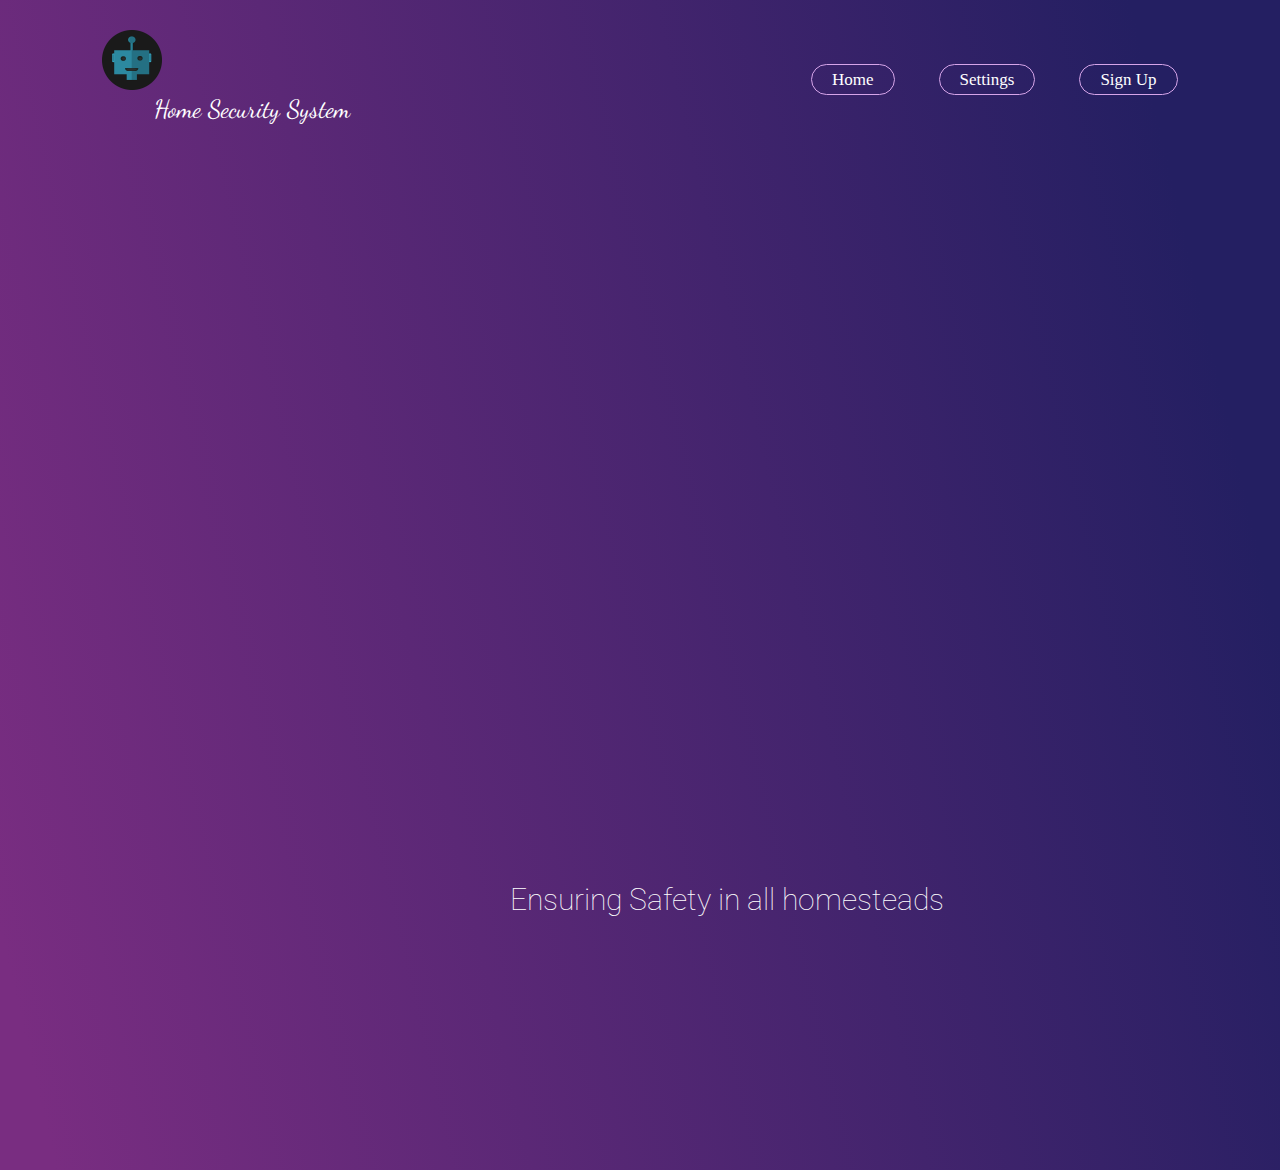
<file: index.html>
<!DOCTYPE html>
<html>
<head>
	<meta charset="utf-8">
	<title>HOME SECURITY SYSTEM</title>
	<link rel="stylesheet" type="text/css" href="style.css">

</head>
<body>

<section class="sec1" >



<nav id="navbar">
       <div class="logo">
		<img width="60px" height="60px" src="robot-2192617__480.webp">
		<p class="logo2"> Home Security System </p>
	   </div>

            <ul>
                <li><a href="index.html">Home</a></li>
                <li><a href="settings.html" class='loginbtn'  onclick="document.getElementById('Settings').style.display='block'"  style="width:auto;">Settings</a></li>
                <li><a href="sign.html" class='loginbtn' onclick="document.getElementById('login-form').style.display='block'"  onclick="hidesetting()" style="width:auto;">Sign Up</a></li>
                
        </nav>

<div class="Home">

<div class="box">
	<img width="800px" height="400px" src="col6.jpeg" class="img">
</div>
	<p class="p">Ensuring Safety in all homesteads</p>
</div>


       
    
    <script>
        var x=document.getElementById('login');
		var y=document.getElementById('register');
		var z=document.getElementById('btn');
		function register()
		{
			x.style.left='-400px';
			y.style.left='50px';
			z.style.left='110px';
		}
		function login()
		{
			x.style.left='50px';
			y.style.left='450px';
			z.style.left='0px';
		}

	</script>
	<script>
        var modal = document.getElementById('login-form');
        window.onclick = function(event) 
        {
            if (event.target == modal) 
            {
                modal.style.display = "none";
            }

            else {
            	modal.style.display = "";
            }
        }

        var button = document.getElementById("submit");
button.addEventListener("click", function() {

  window.location.href = "index.html";

});



        var modal1 = document.getElementById('Settings');
        window.onclick = function(event) 
        {
            if (event.target == modal1) 
            {
                modal1.style.display = "";
            }
        }

function hidesetting() {
  var div = document.getElementById("Settings");
  div.style.display = "none";
}

function hidesignup() {
  var div = document.getElementById("login-form");
  div.style.display = "none";
}



    </script>


	
</section>
</body>
</html>
</file>
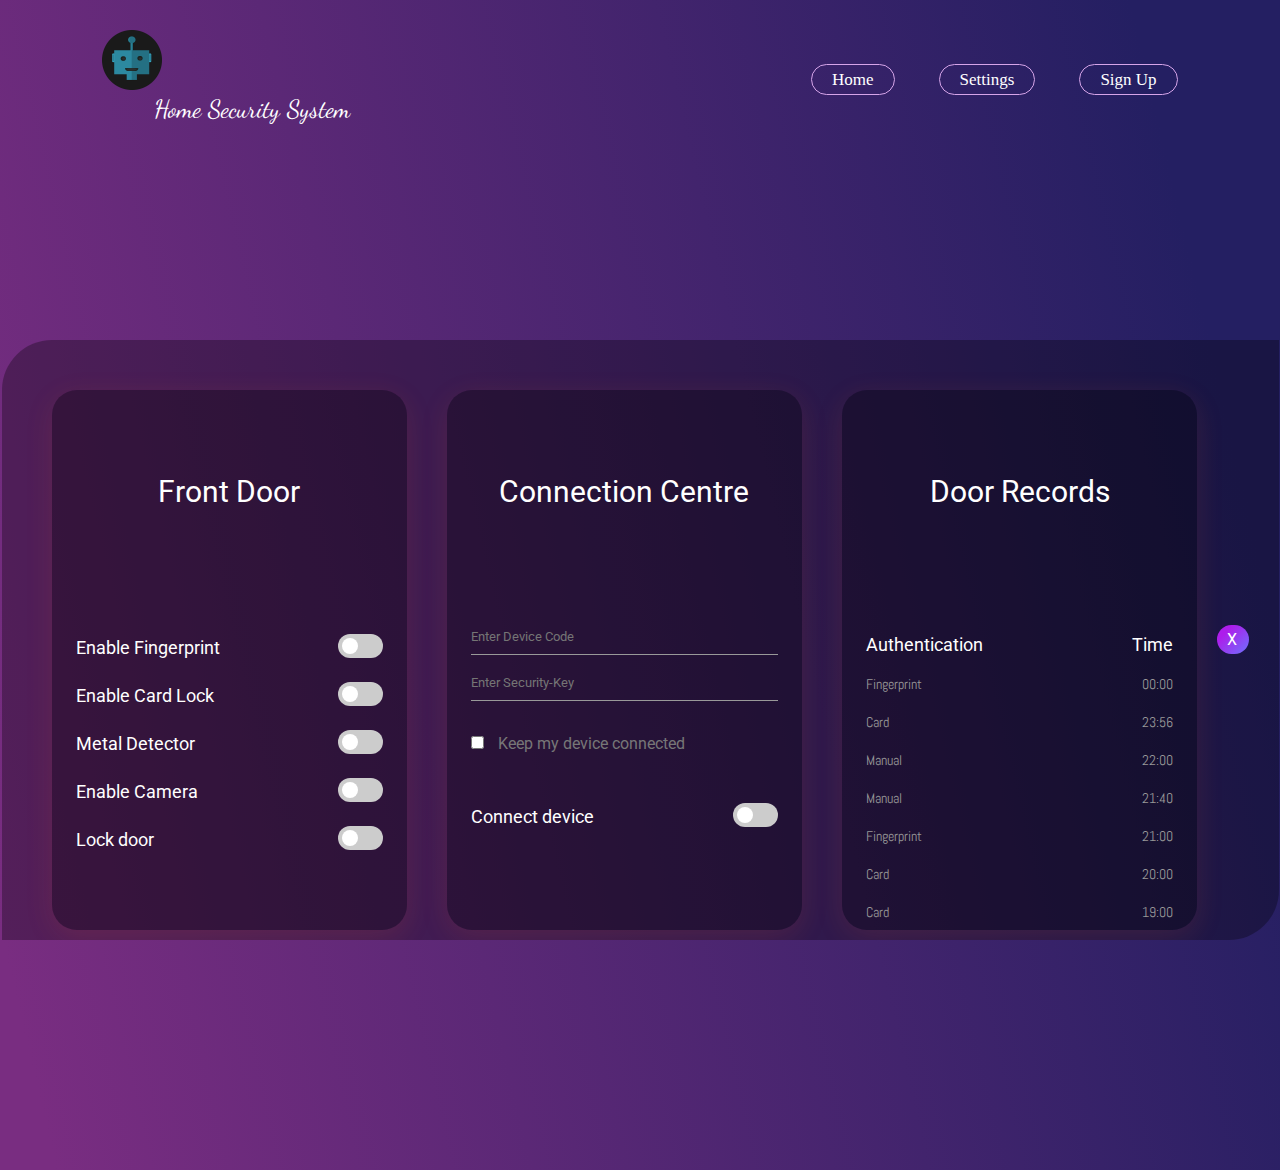
<file: settings.html>
<!DOCTYPE html>
<html>
<head>
	<meta charset="utf-8">
	<title>HOME SECURITY SYSTEM</title>
	<link rel="stylesheet" type="text/css" href="style.css">

</head>
<body>

<section class="sec1" >



<nav id="navbar">
       <div class="logo">
		<img width="60px" height="60px" src="robot-2192617__480.webp">
		<p class="logo2"> Home Security System </p>
	   </div>

            <ul>
                <li><a href="index.html">Home</a></li>
                <li><a href="settings.html" class='loginbtn'  onclick="document.getElementById('Settings').style.display='block'"  style="width:auto;">Settings</a></li>
                <li><a href="sign.html" class='loginbtn' onclick="document.getElementById('login-form').style.display='block'"  onclick="hidesetting()" style="width:auto;">Sign Up</a></li>
                
        </nav>




        
        <div id='Settings'class='settings'>
            <div class="settings-box">
               
                <div class="set1">
                	<div class="head">
                		Front Door
                	</div>
                	<div class="controls">

                		<div class="con1">
                			<div class="fing">
                				Enable Fingerprint
                			</div>
                			<div>
                				<label class="switch">
                                   <input type="checkbox">
                                   <span class="slider"></span>
                                 </label>
                			</div>
                		</div>

                		<div class="con1">
                			<div class="fing">
                				Enable Card Lock
                			</div>
                			<div>
                				<label class="switch">
                                   <input type="checkbox">
                                   <span class="slider"></span>
                                 </label>
                			</div>
                		</div>

                		<div class="con1">
                			<div class="fing">
                				Metal Detector
                			</div>
                			<div>
                				<label class="switch">
                                   <input type="checkbox">
                                   <span class="slider"></span>
                                 </label>
                			</div>
                		</div>

                		<div class="con1">
                			<div class="fing">
                				Enable Camera
                			</div>
                			<div>
                				<label class="switch">
                                   <input type="checkbox">
                                   <span class="slider"></span>
                                 </label>
                			</div>
                		</div>

                		<div class="con1">
                			<div class="fing">
                				Lock door
                			</div>
                			<div>
                				<label class="switch">
                                   <input type="checkbox">
                                   <span class="slider"></span>
                                 </label>
                			</div>
                		</div>


                		</div>
                			
                </div>
                		
                <div class="set2">
                	<div class="head">
                		Connection Centre
                	</div>
                	<div class="controls">
                		<form>
                			<input type="text" name="Code" class="input-field" placeholder="Enter Device Code">
                			<input type="number" name="Security-Key" class="input-field" placeholder="Enter Security-Key">
                			<input type="checkbox" name="Verify" class="check-box"> Keep my device connected


                		</form>

                		<div class="con1">
                			<div class="fing">
                				Connect device
                			</div>
                			<div>
                				<label class="switch">
                                   <input type="checkbox">
                                   <span class="slider"></span>
                                 </label>
                			</div>
                		</div>


                		</div>
                </div>

                 <div class="set3">
                	<div class="head">
                		Door Records
                	</div>
                	<div class="controls1">

                		<div class="con1">
                			<div class="record">
                			Authentication
                		</div>
                		<div class="time">
                			Time
                		</div>
                		</div>

                		<div class="con1">
                			<div class="record1">
                			Fingerprint
                		</div>
                		<div class="time1">
                			00:00
                		</div>
                		</div>

                		<div class="con1">
                			<div class="record1">
                			Card
                		</div>
                		<div class="time1">
                			23:56
                		</div>
                		</div>


                		<div class="con1">
                			<div class="record1">
                			Manual
                		</div>
                		<div class="time1">
                			22:00
                		</div>
                		</div>


                		<div class="con1">
                			<div class="record1">
                			Manual
                		</div>
                		<div class="time1">
                			21:40
                		</div>
                		</div>

                		<div class="con1">
                			<div class="record1">
                			Fingerprint
                		</div>
                		<div class="time1">
                			21:00
                		</div>
                		</div>

                		<div class="con1">
                			<div class="record1">
                			Card
                		</div>
                		<div class="time1">
                			20:00
                		</div>
                		</div>

                		<div class="con1">
                			<div class="record1">
                			Card
                		</div>
                		<div class="time1">
                			19:00
                		</div>
                		</div>

                		<div class="con1">
                			<div class="record1">
                			Fingerprint
                		</div>
                		<div class="time1">
                			15:23
                		</div>
                		</div>

                		<div class="con1">
                			<div class="record1">
                			Card
                		</div>
                		<div class="time1">
                			12:30
                		</div>
                		</div>

                		<div class="con1">
                			<div class="record1">
                			Fingerprint
                		</div>
                		<div class="time1">
                			08:00
                		</div>
                		</div>
                		
                		</div>
                </div>

                 <a href="index.html" class='done' id="submit">X</a>
            </div>
        </div>
    
    <script>
        var x=document.getElementById('login');
		var y=document.getElementById('register');
		var z=document.getElementById('btn');
		function register()
		{
			x.style.left='-400px';
			y.style.left='50px';
			z.style.left='110px';
		}
		function login()
		{
			x.style.left='50px';
			y.style.left='450px';
			z.style.left='0px';
		}

	</script>
	<script>
        var modal = document.getElementById('login-form');
        window.onclick = function(event) 
        {
            if (event.target == modal) 
            {
                modal.style.display = "none";
            }

            else {
            	modal.style.display = "";
            }
        }

        var button = document.getElementById("submit");
button.addEventListener("click", function() {

  window.location.href = "index.html";

});



        var modal1 = document.getElementById('Settings');
        window.onclick = function(event) 
        {
            if (event.target == modal1) 
            {
                modal1.style.display = "";
            }
        }

function hidesetting() {
  var div = document.getElementById("Settings");
  div.style.display = "none";
}

function hidesignup() {
  var div = document.getElementById("login-form");
  div.style.display = "none";
}



    </script>


	
</section>
</body>
</html>
</file>
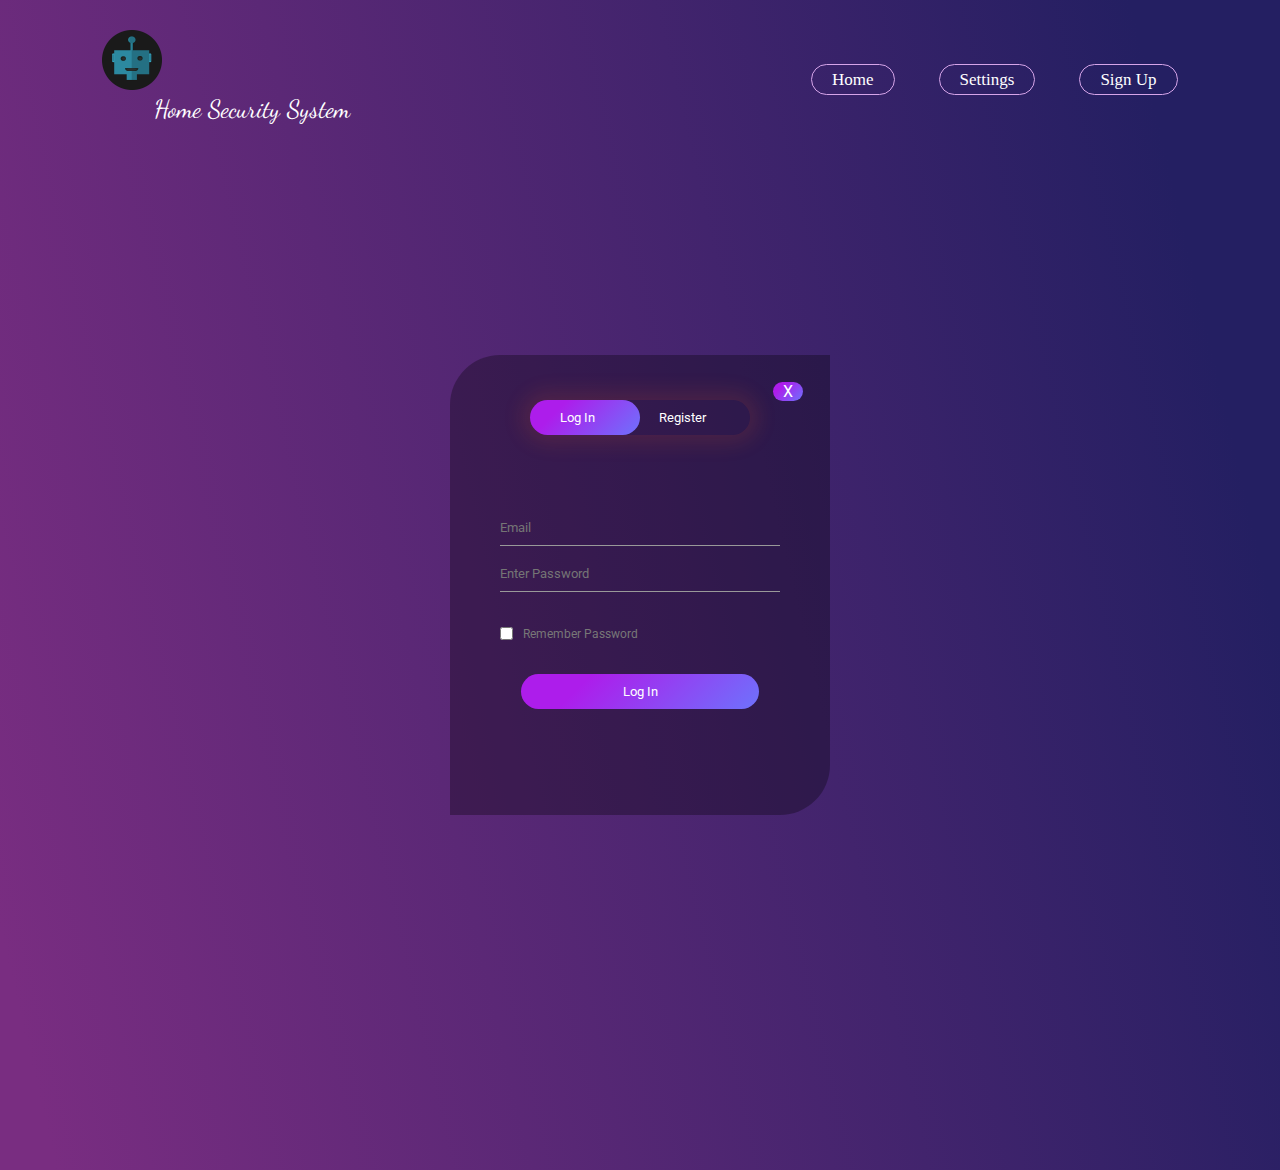
<file: sign.html>
<!DOCTYPE html>
<html>
<head>
	<meta charset="utf-8">
	<title>HOME SECURITY SYSTEM</title>
	<link rel="stylesheet" type="text/css" href="style.css">

</head>
<body>

<section class="sec1" >



<nav id="navbar">
       <div class="logo">
		<img width="60px" height="60px" src="robot-2192617__480.webp">
		<p class="logo2"> Home Security System </p>
	   </div>

            <ul>
                <li><a href="index.html">Home</a></li>
                <li><a href="settings.html" class='loginbtn'  onclick="document.getElementById('Settings').style.display='block'"  style="width:auto;">Settings</a></li>
                <li><a href="sign.html" class='loginbtn' onclick="document.getElementById('login-form').style.display='block'"  onclick="hidesetting()" style="width:auto;">Sign Up</a></li>
                
        </nav>




        <div id='login-form'class='login-page'>
            <div class="form-box">
                <div class='button-box'>
                    <div id='btn'></div>
                    <button type='button'onclick='login()'class='toggle-btn'>Log In</button>
                    <button type='button'onclick='register()'class='toggle-btn'>Register</button>

                </div>
                <a href="index.html" class='close' id="submit">X</a>


                <form id='login' class='input-group-login'>
                    <input type='email'class='input-field'placeholder='Email ' required >
		    <input type='password'class='input-field'placeholder='Enter Password' required>
		    <input type='checkbox'class='check-box'><span>Remember Password</span>
		    <button  class='submit-btn' id="submit" onclick="submit()">Log In</button> 
		 </form>
		 <form id='register' class='input-group-register'>
		     <input type='text'class='input-field'placeholder='First Name' required>
		     <input type='text'class='input-field'placeholder='Last Name ' required>
		     <input type='email'class='input-field'placeholder='Email ' required>
		     <input type='password'class='input-field'placeholder='Enter Password' required>
		     <input type='password'class='input-field'placeholder='Confirm Password'  required>
		     <input type='checkbox'class='check-box'><span>I agree to the terms and conditions</span>
                    <Button class='submit-btn' id="submit" onclick="submit()">Register</button>
	         </form>


            </div>


        </div>

        
    
    <script>
        var x=document.getElementById('login');
		var y=document.getElementById('register');
		var z=document.getElementById('btn');
		function register()
		{
			x.style.left='-400px';
			y.style.left='50px';
			z.style.left='110px';
		}
		function login()
		{
			x.style.left='50px';
			y.style.left='450px';
			z.style.left='0px';

		}

	</script>
	<script>
        var modal = document.getElementById('login-form');
        window.onclick = function(event) 
        {
            if (event.target == modal) 
            {
                modal.style.display = "none";
            }

            else {
            	modal.style.display = "";
            }
        }

        




        var modal1 = document.getElementById('Settings');
        window.onclick = function(event) 
        {
            if (event.target == modal1) 
            {
                modal1.style.display = "";
            }
        }

function hidesetting() {
  var div = document.getElementById("Settings");
  div.style.display = "none";
}

function hidesignup() {
  var div = document.getElementById("login-form");
  div.style.display = "none";
}

function submit() {
  window.location.href = "index.html";
}



    </script>


	
</section>
</body>
</html>
</file>
<file: style.css>
@import url('https://fonts.googleapis.com/css2?family=Caramel&family=EB+Garamond:wght@500&family=Play&display=swap'); 

@import url('https://fonts.googleapis.com/css2?family=Philosopher:ital@0;1&family=Raleway:ital,wght@0,400;0,700;1,500;1,600&family=Roboto:wght@700;900&display=swap'); 
  
@import url('https://fonts.googleapis.com/css2?family=Raleway&display=swap');

@import url('https://fonts.googleapis.com/css2?family=Alegreya+Sans:ital,wght@1,100&display=swap'); 

@import url('https://fonts.googleapis.com/css2?family=Alegreya+Sans:ital,wght@1,100&display=swap'); 

@import url('https://fonts.googleapis.com/css2?family=Cormorant+Garamond:ital,wght@1,300&display=swap');

@import url('https://fonts.googleapis.com/css2?family=Blinker:wght@600&display=swap');

@import url('https://fonts.googleapis.com/css2?family=Roboto:wght@300&display=swap'); 

@import url('https://fonts.googleapis.com/css2?family=Roboto:wght@100&display=swap');

@import url('https://fonts.googleapis.com/css2?family=Dancing+Script&display=swap');

@import url('https://fonts.googleapis.com/css2?family=Abel&family=Dancing+Script&display=swap');




*{
    margin: 0;
    padding: 0;
    box-sizing: border-box;
    font-family: 'Roboto', sans-serif;
  }

  .Home {
  	position: absolute;
  	color: #fff;
  	align-items: center;
  	justify-content: center;
  	
  }

 .img {
border-radius: 50px 0px 50px 0px;
box-shadow: #ff61241f 0px 7px 29px 0px;
 }

 .p {
 	font-weight: 100;
 	font-size: 30px;
 	margin-left: 30vh;
 }

 .box {
  opacity: 0;
  animation: fade-in-out 8s ease-in-out infinite;
  align-items: center;
  justify-content: center;
  margin-bottom: 10vh;
  margin-top: 15vh;
}

@keyframes fade-in-out {
  0% {
    opacity: 0;
  }
  50% {
    opacity: 1;
  }
  100% {
    opacity: 0;
  }
}


 .cover{
 	position: absolute;
 	width: 800px;
 	height: 400px;
 	background: rgba(0,0,0,0.3);

 }
  
  .sec1{
    width: 100%;
    height: 130vh;
    background: linear-gradient(76.8deg, rgb(121, 45, 129) 3.6%, rgb(36, 31, 98) 90.4%);
    position: relative;
    display: flex;
    align-items: center;
    justify-content: center;
    
  }


  nav{
    width: 100%;
    top: 0;
    left: 0;
    padding: 30px 8%;
    position: absolute;
    display:flex;
    align-items: center;
    justify-content: space-between;
    overflow: hidden;

      } 

nav .logo {
	position: relative;
	border: 0px solid yellow;
	position: relative;
    width: 300px;
    height: 100px;
    align-items: left;
    color: #fff;
    align-items: center;
    justify-items: center;
}

.logo2 {
	font-size: 25px;
	font-family: 'Dancing Script', cursive;
}



  nav li a:hover {
    color: #fff;
    background: #6a3093;
    border-radius: 25px;
    padding: 10px 25px;
    background-color: #6e72fc;
    background-image: linear-gradient(315deg, #6e72fc 0%, #ad1deb 74%);
    z-index: 1;
    transition: 1s;
  }

  nav ul li{
    list-style:none;
    display: inline-block;
    margin-left: 40px;
  }


  nav ul li a {
    text-decoration: none;
    color: #fff;
    font-size: 17px;
    border: 1px solid hsl(283, 61%, 78%);
    padding: 5px 20px;
    border-radius: 25px;
    font-family: 'Noto Serif', serif;
  }


#login-form
{
    display: ;

}
.form-box
{
    width:380px;
	height:460px;
	position:relative;
	margin:1% auto;
	background:rgba(0,0,0,0.3);
	padding:10px;
	border-radius: 50px 0px 50px 0px;
    overflow: hidden;
}

#Settings
{
    display:;

}
.settings-box
{
    width:100%;
	height:600px;
	position:relative;
	margin:2% auto;
	background:rgba(0,0,0,0.3);
	padding:10px;
	border-radius: 50px 0px 50px 0px;
    overflow: hidden;
    margin-top: 15vh;
    display: flex;
    justify-content: space-between;
    padding: 30px;

}
.button-box
{
	width:220px;
	margin:35px auto;
	position:relative;
	box-shadow: 0 0 20px 9px #ff61241f;
	border-radius: 30px;
}
.toggle-btn
{
	padding:10px 30px;
	cursor:pointer;
	background:transparent;
	border:0;
	outline: none;
	position: relative;
	color: #fff;
}
#btn
{
	top: 0;
	left:0;
	position: absolute;
	width: 110px;
	height: 100%;
	background: linear-gradient(315deg, #6e72fc 0%, #ad1deb 74%);
	border-radius: 30px;
	transition: .5s;
}
.input-group-login
{
	top: 150px;
	position:absolute;
	width:280px;
	transition:.5s;
}
.input-group-register
{
    top: 120px;
	position:absolute;
	width:280px;
	transition:.5s;
}
.input-field
{
	width: 100%;
	padding:10px 0;
	margin:5px 0;
	border-left:0;
	border-top:0;
	border-right:0;
	border-bottom: 1px solid #999;
	outline:none;
	background: transparent;
	color: #fff;
}
.submit-btn
{
	width: 85%;
	padding: 10px 30px;
	cursor: pointer;
	display: block;
	margin: auto;
	background: linear-gradient(315deg, #6e72fc 0%, #ad1deb 74%);
	border: 0;
	outline: none;
	border-radius: 30px;
	color: #fff;
}

.close{
	position: absolute;
	width: 30px;
	right: 3vh;
	
	top: 3vh;
	padding: 0px 10px;
	cursor: pointer;
	display: block;
	margin: auto;
	background: linear-gradient(315deg, #6e72fc 0%, #ad1deb 74%);
	border: 0;
	outline: none;
	border-radius: 30px;
	text-decoration: none;
	color: #fff;
}

.done
{
	width: 5%;
	padding: 5px 10px;
	cursor: pointer;
	display: block;
	margin: auto;
	background: linear-gradient(315deg, #6e72fc 0%, #ad1deb 74%);
	border: 0;
	outline: none;
	border-radius: 30px;
	text-decoration: none;
	color: #fff;
}
.check-box
{
	margin: 30px 10px 34px 0;
}
span
{
	color:#777;
	font-size:12px;
	bottom:68px;
	position:absolute;
}
.s1{
	color:#777;
	font-size:12px;
}
#login
{
	left:50px;
}
#login input
{
	color:white;
	font-size:15;
}
#register
{
	left:450px;
}
#register input
{
	color:white;
	font-size: 15;
}

.switch {
  position: relative;
  display: inline-block;
  width: 60px;
  height: 34px;
}

.switch input {
  display: none;
}

.slider {
  position: absolute;
  cursor: pointer;
  top: 0;
  left: 0;
  right: 0;
  bottom: 0;
  background-color: #ccc;
  -webkit-transition: .4s;
  transition: .4s;
  border-radius: 34px;
}

.slider:before {
  position: absolute;
  content: "";
  height: 26px;
  width: 26px;
  left: 4px;
  bottom: 4px;
  background-color: white;
  -webkit-transition: .4s;
  transition: .4s;
  border-radius: 50%;
}

input:checked + .slider {
  background-color: #2196F3;
}

input:checked + .slider:before {
  -webkit-transform: translateX(26px);
  -ms-transform: translateX(26px);
  transform: translateX(26px);
}

.set1{
	justify-content: center;
	align-items: center;
	border: 0px solid red;
	width: 100%;
	min-height: 60vh;
	margin: 20px;
	border-radius: 25px;
	background: transparent ;
	padding: 12px;
	background: rgba(0,0,0,0.3);
	box-shadow: #ff61241f 0px 7px 29px 0px;
	color: #fff;

}

.set2{
	justify-content: center;
	align-items: center;
	border: 0px solid yellow;
	width: 100%;
	min-height: 60vh;
	margin: 20px;
	border-radius: 25px;
	background:transparent;
	padding: 12px;
	background: rgba(0,0,0,0.3);
	box-shadow: #ff61241f 0px 7px 29px 0px;
	color: #fff;


}

.set3{
	justify-content: center;
	align-items: center;
	border: 0px solid green; 
	width: 100%;
	min-height: 60vh;
	margin: 20px;
	border-radius: 25px;
	background: transparent;
	padding: 12px;
	background: rgba(0,0,0,0.3);
	box-shadow: #ff61241f 0px 7px 29px 0px;
	color: #fff;

}


.head {

	width: 100%;
	height: 20vh;
	color: #fff;
	font-family:'Roboto', sans-serif ;
	border: 0px solid orange;
	font-size: 30px;
	font-weight: 1200px;
	align-items: center;
	border-radius: 25px;
	justify-content: center;
	display: flex;
	

}

.controls{
	width: 100%;
	height: 35vh;
	border: 0px solid pink;
	margin-top: 20px;
	border-radius: 25px;
	padding: 12px;
	color: #777;
}

.controls1{
	width: 100%;
	height: 45vh;
	border: 0px solid pink;
	margin-top: 20px;
	border-radius: 25px;
	padding: 12px;
	color: #777;
	overflow: scroll;
}

.con1{
	display: flex;
	justify-content: space-between;
	margin-top: 20px;
	border: 0px solid blue;

}

.fing{
	align-items: center;
	justify-content: center;
	display: flex;
	color: #fff;
	font-size: 18px;
}


.record{
	align-items: center;
	justify-content: center;
	display: flex;
	color: #fff;
	font-size: 18px;
}

.time{
	align-items: center;
	justify-content: center;
	display: flex;
	color: #fff;
	font-size: 18px;
}
.record1{
	align-items: center;
	justify-content: center;
	display: flex;
	color: #999;
	font-size: 14px;
	font-family: 'Abel', sans-serif;
   
}

.time1{
	align-items: center;
	justify-content: center;
	display: flex;
	color: #999;
	font-size: 14px;
	font-family: 'Abel', sans-serif;
    
}

.switch {
  position: relative;
  display: inline-block;
  width: 45px;
  height: 24px;
}

.switch input {
  display: none;
}

.slider {
  position: absolute;
  cursor: pointer;
  top: 0;
  left: 0;
  right: 0;
  bottom: 0;
  background-color: #ccc;
  -webkit-transition: .4s;
  transition: .4s;
  border-radius: 34px;
}

.slider:before {
  position: absolute;
  content: "";
  height: 16px;
  width: 16px;
  left: 4px;
  bottom: 4px;
  background-color: white;
  -webkit-transition: .4s;
  transition: .4s;
  border-radius: 50%;
}

input:checked + .slider {
  background:#b380ff;
}

input:checked + .slider:before {
  -webkit-transform: translateX(20px);
  -ms-transform: translateX(20px);
  transform: translateX(20px);
}
</file>
